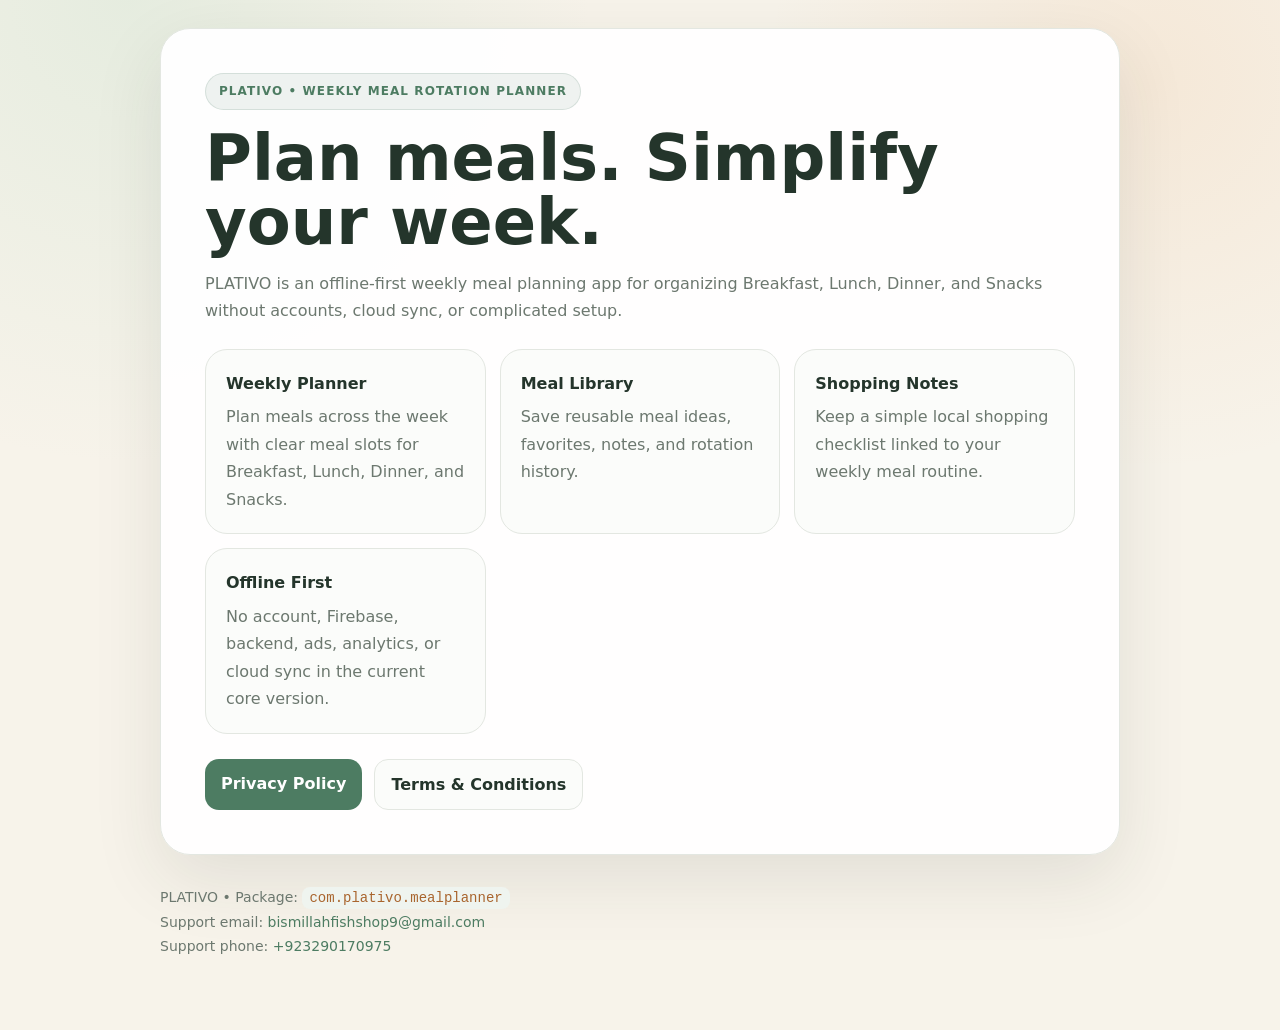
<file: docs/index.html>
<!doctype html>
<html lang="en">
<head>
  <meta charset="utf-8">
  <meta name="viewport" content="width=device-width,initial-scale=1">
  <title>PLATIVO — Weekly Meal Rotation Planner</title>
  <meta name="description" content="PLATIVO helps you organize weekly meals, favorites, shopping notes, meal history, and meal rotation offline.">
  <link rel="stylesheet" href="style.css">
</head>
<body>
<main class="wrap">
  <section class="hero">
    <span class="badge">PLATIVO • WEEKLY MEAL ROTATION PLANNER</span>
    <h1>Plan meals. Simplify your week.</h1>
    <p class="muted">PLATIVO is an offline-first weekly meal planning app for organizing Breakfast, Lunch, Dinner, and Snacks without accounts, cloud sync, or complicated setup.</p>

    <div class="grid">
      <div class="card"><strong>Weekly Planner</strong><span class="muted">Plan meals across the week with clear meal slots for Breakfast, Lunch, Dinner, and Snacks.</span></div>
      <div class="card"><strong>Meal Library</strong><span class="muted">Save reusable meal ideas, favorites, notes, and rotation history.</span></div>
      <div class="card"><strong>Shopping Notes</strong><span class="muted">Keep a simple local shopping checklist linked to your weekly meal routine.</span></div>
      <div class="card"><strong>Offline First</strong><span class="muted">No account, Firebase, backend, ads, analytics, or cloud sync in the current core version.</span></div>
    </div>

    <div class="nav">
      <a class="btn" href="privacy.html">Privacy Policy</a>
      <a class="btn alt" href="terms.html">Terms &amp; Conditions</a>
    </div>
  </section>

  <footer>
    PLATIVO • Package: <code>com.plativo.mealplanner</code><br>
    Support email: <a href="mailto:bismillahfishshop9@gmail.com">bismillahfishshop9@gmail.com</a><br>
    Support phone: <a href="tel:+923290170975">+923290170975</a>
  </footer>
</main>
</body>
</html>
</file>
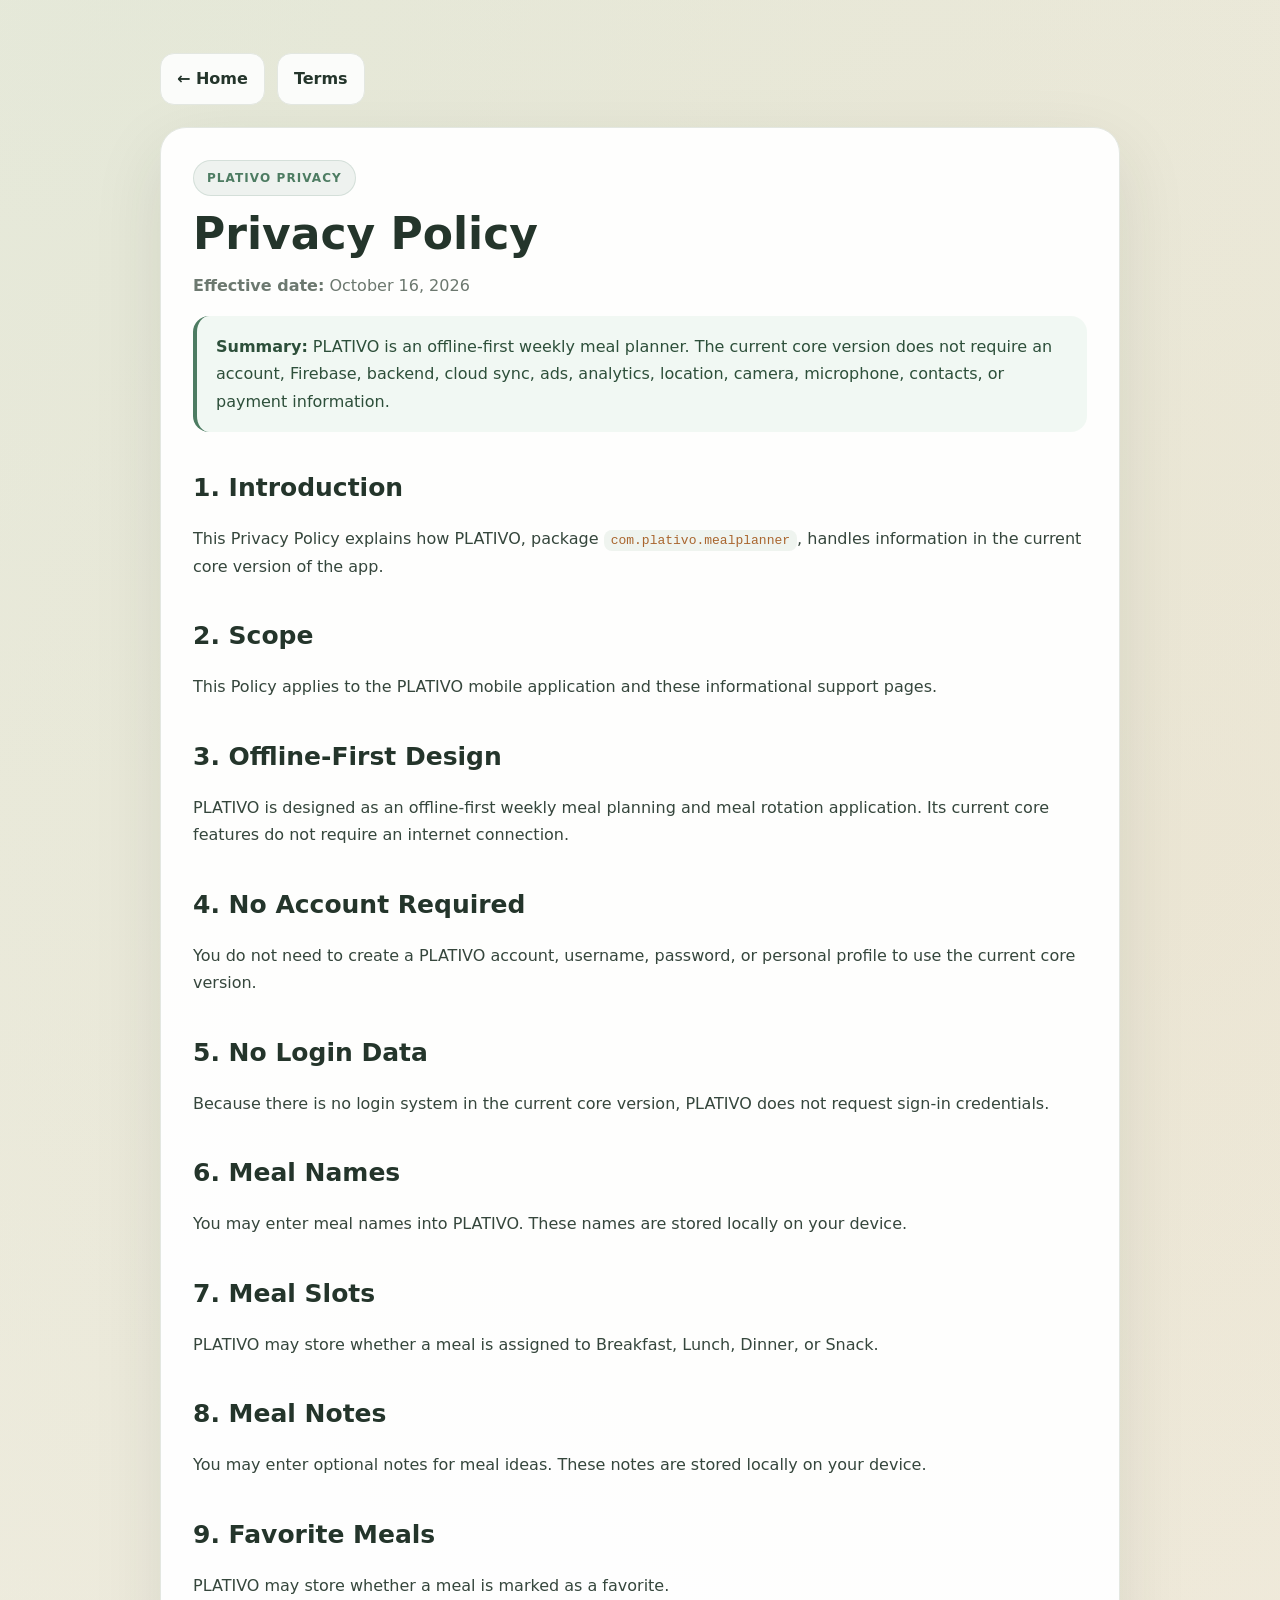
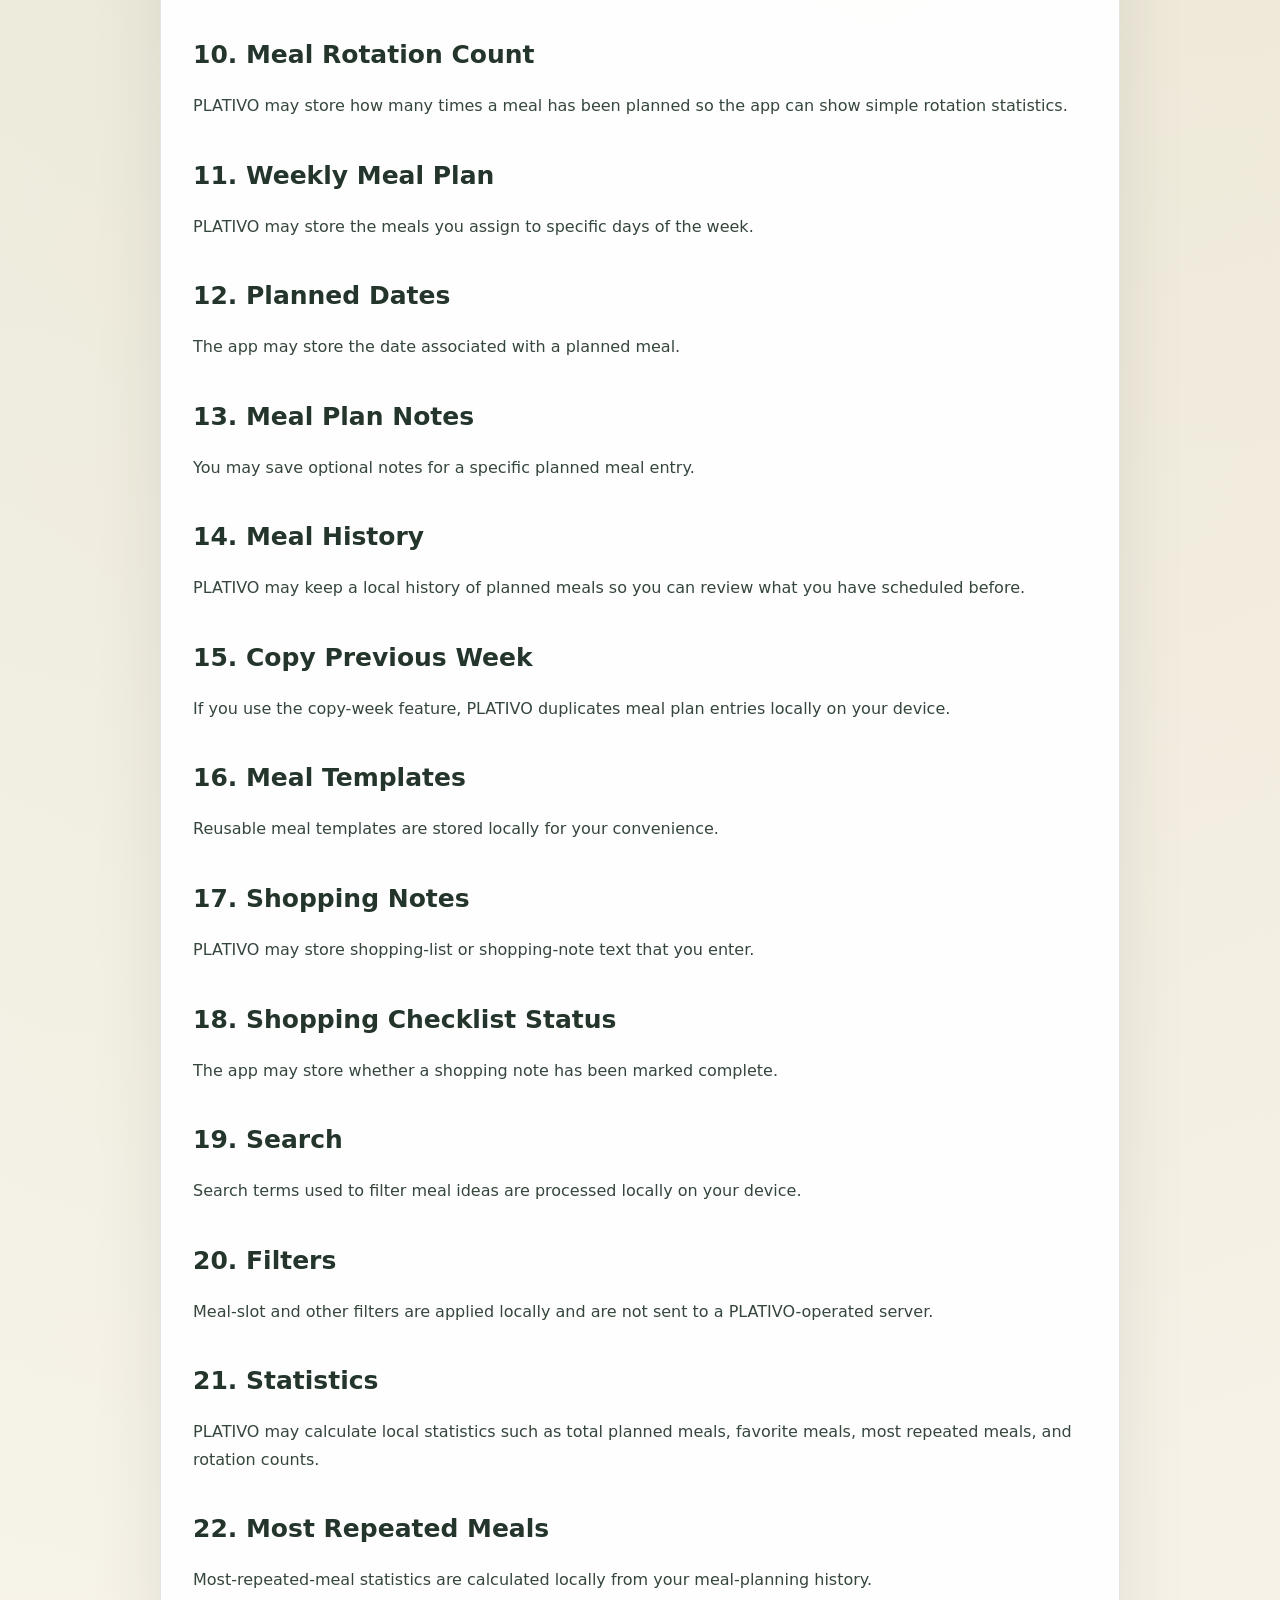
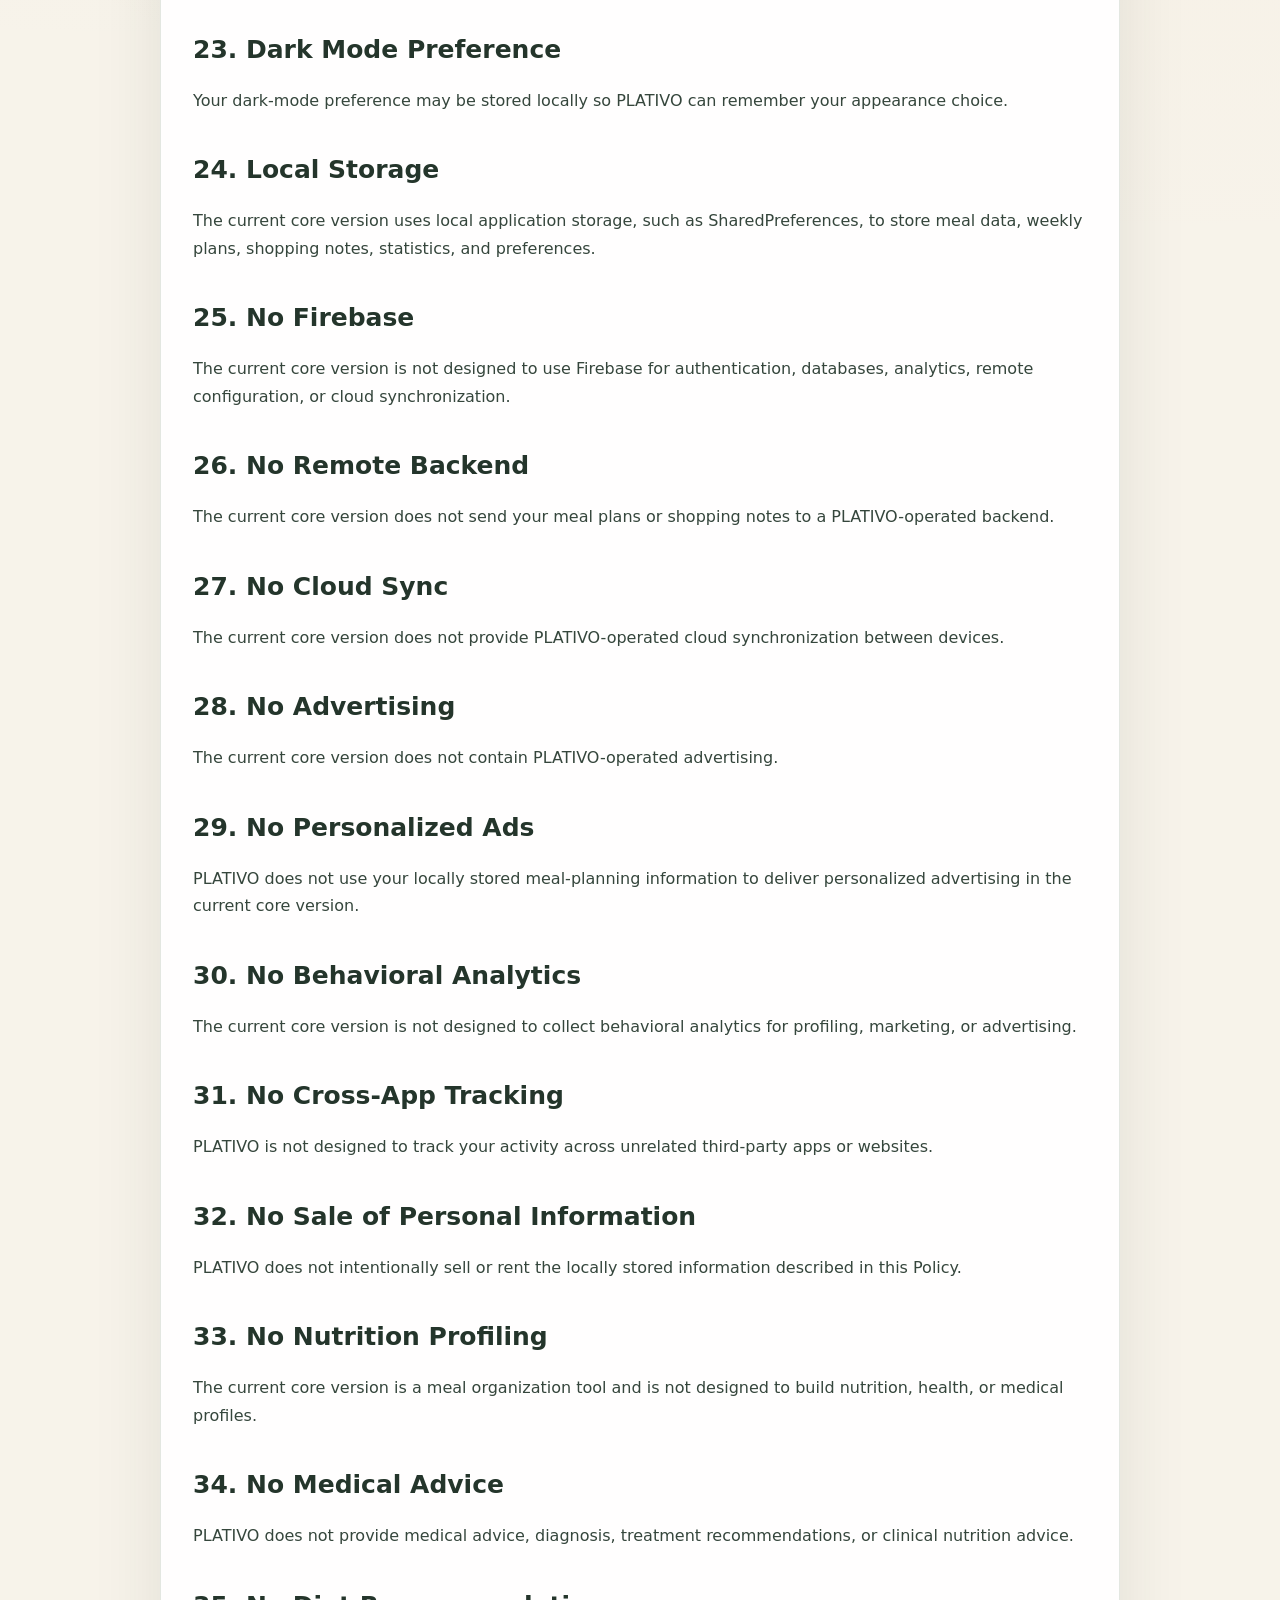
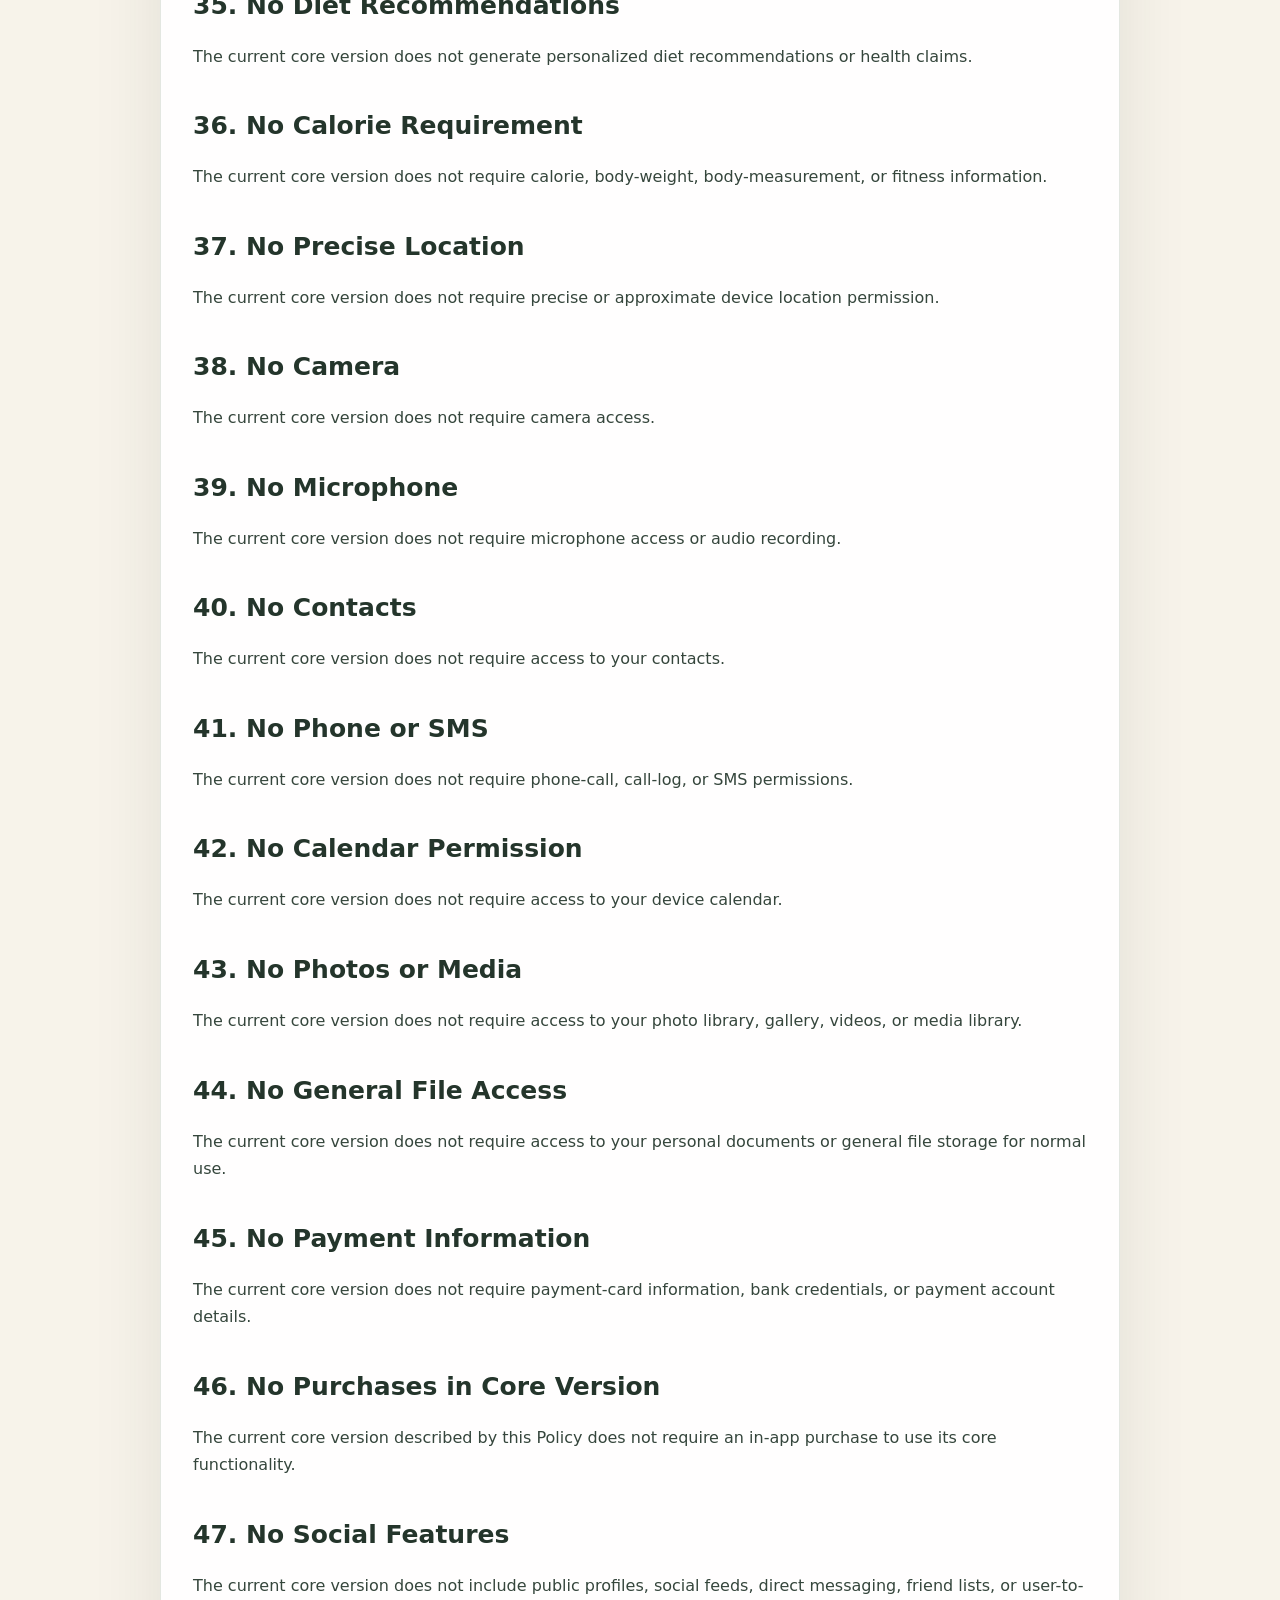
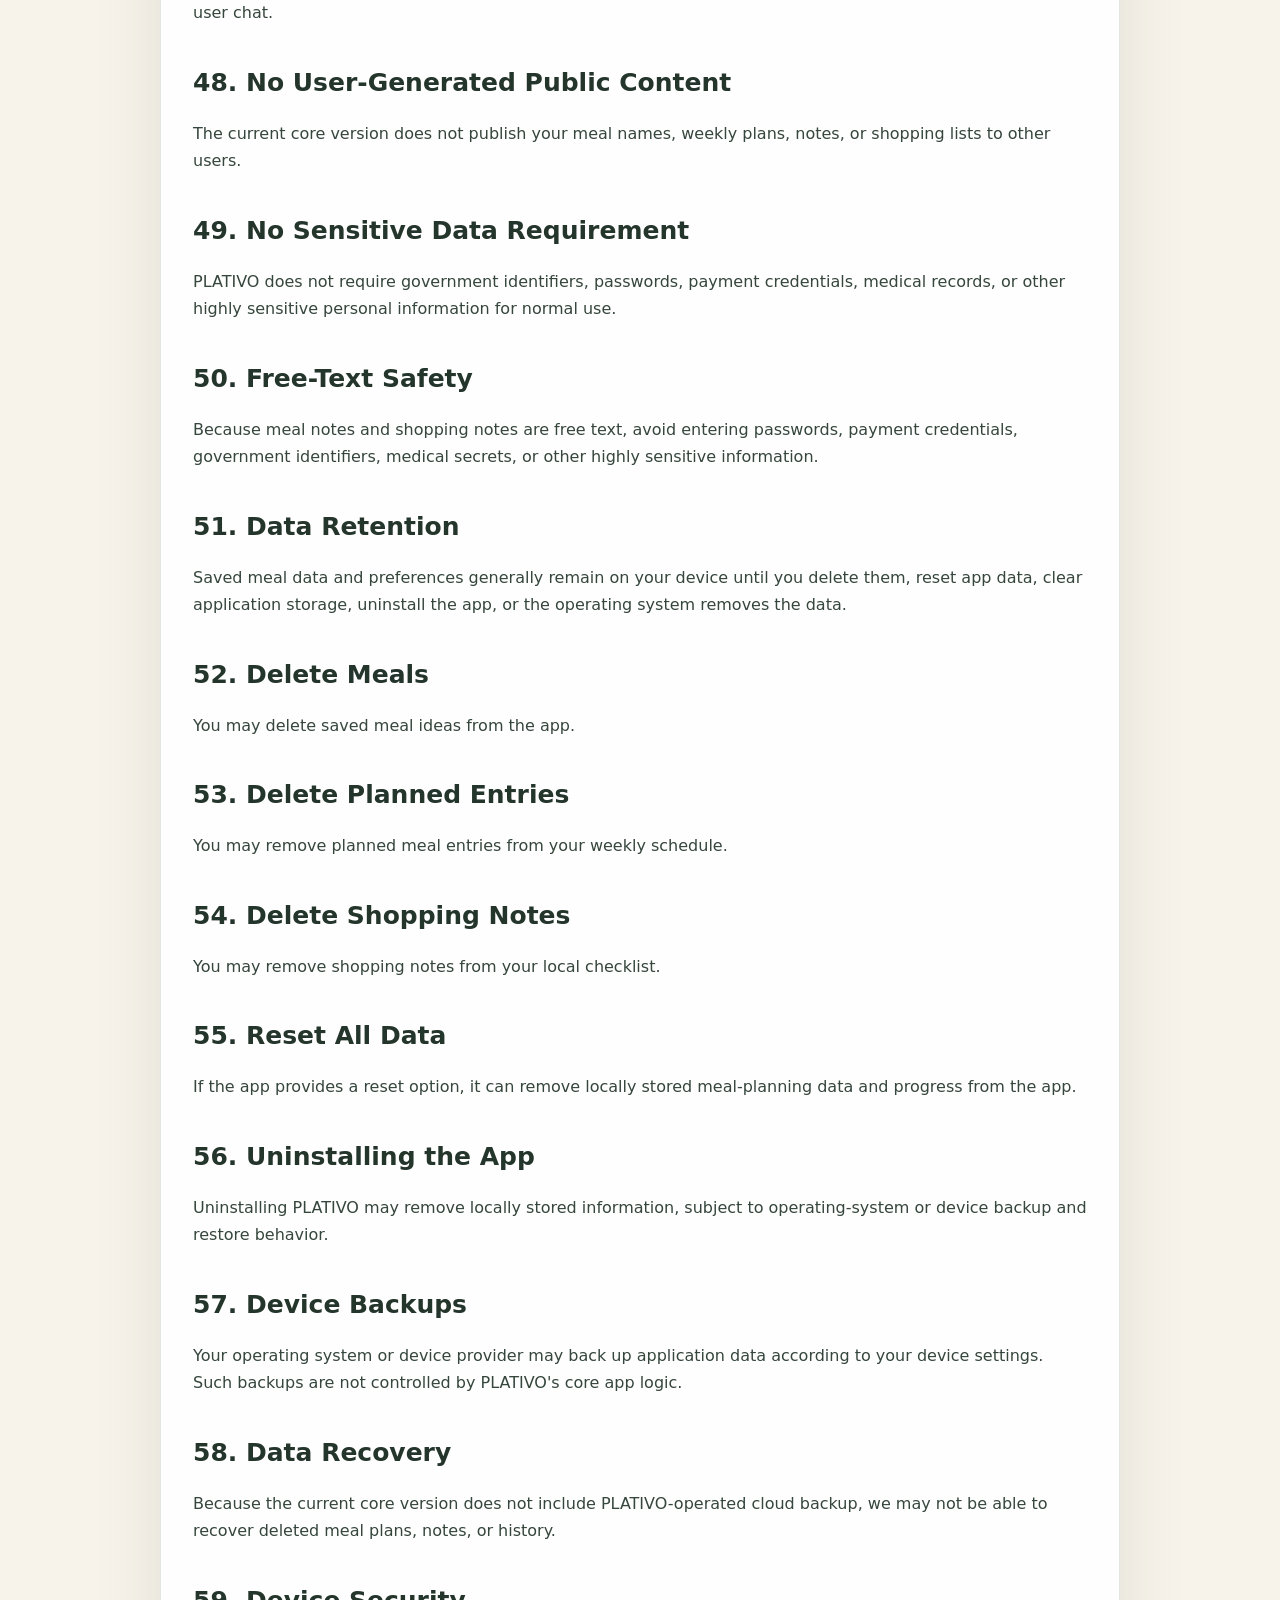
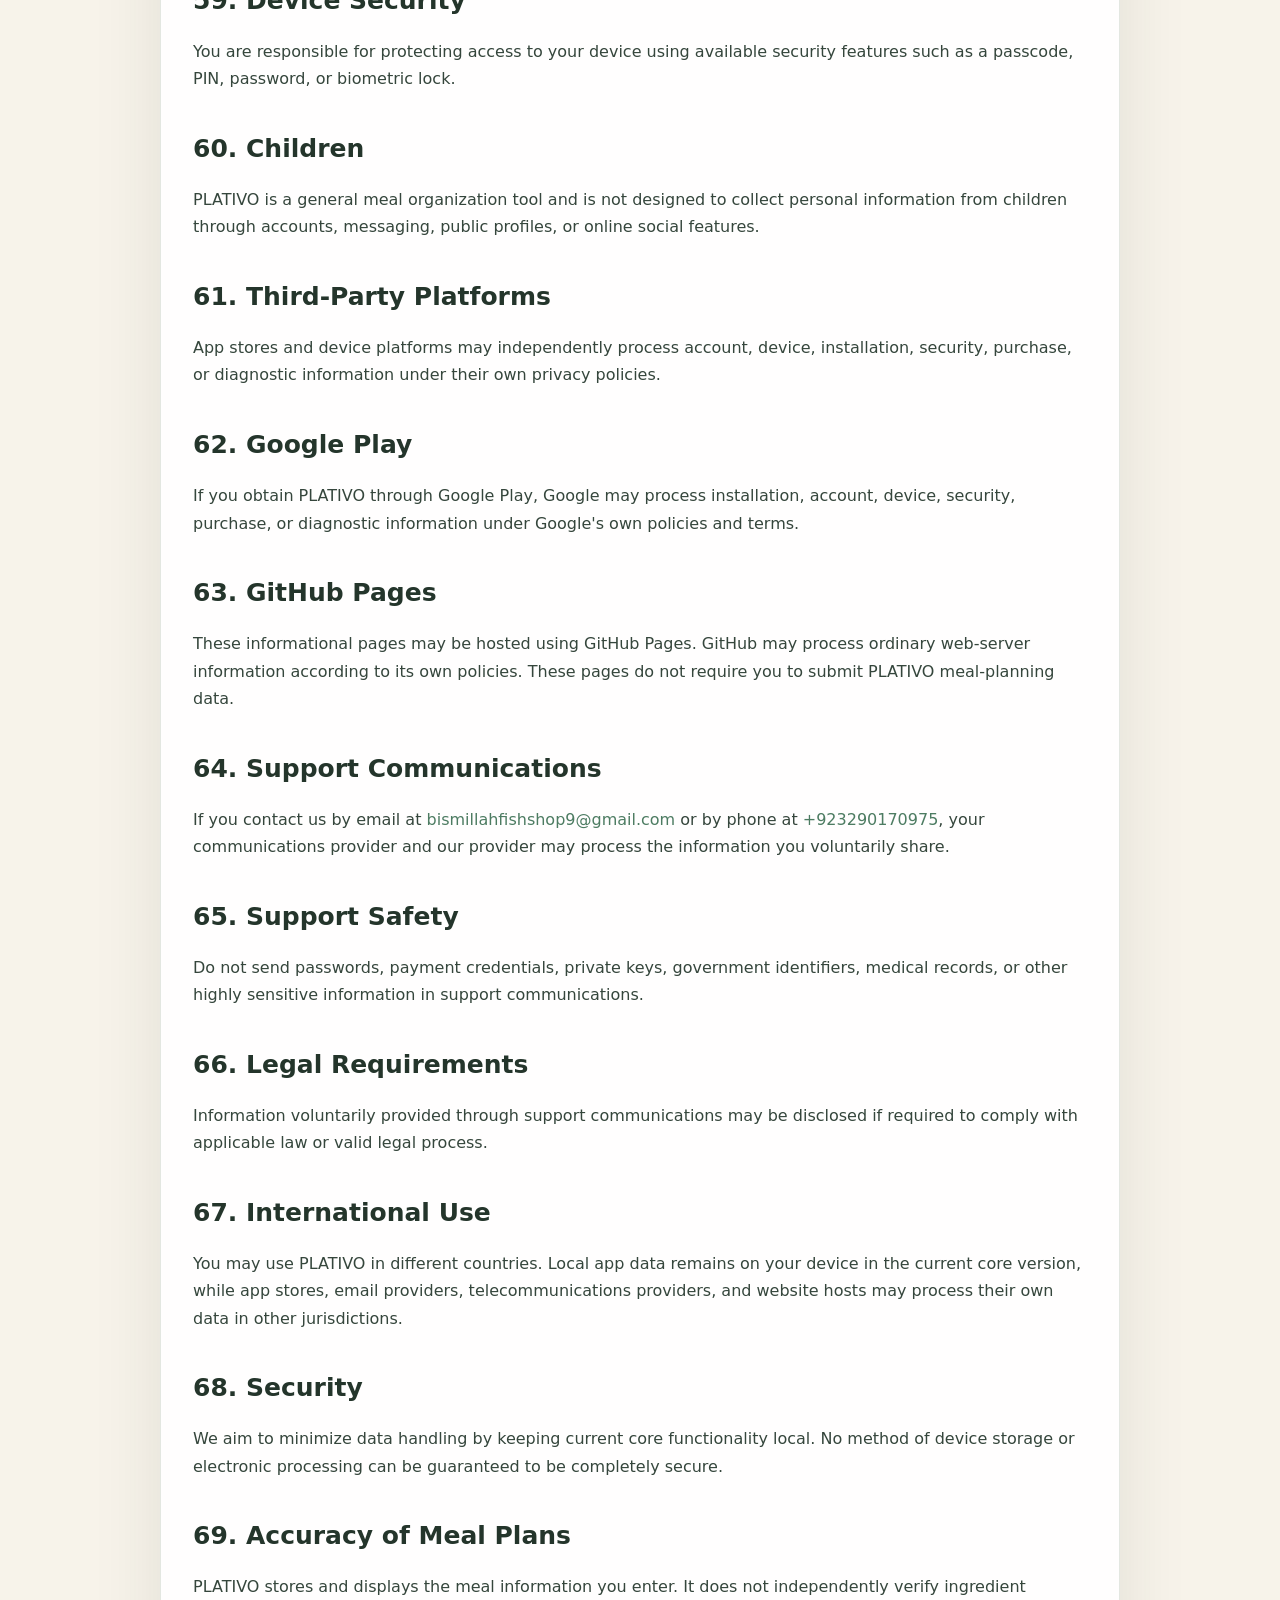
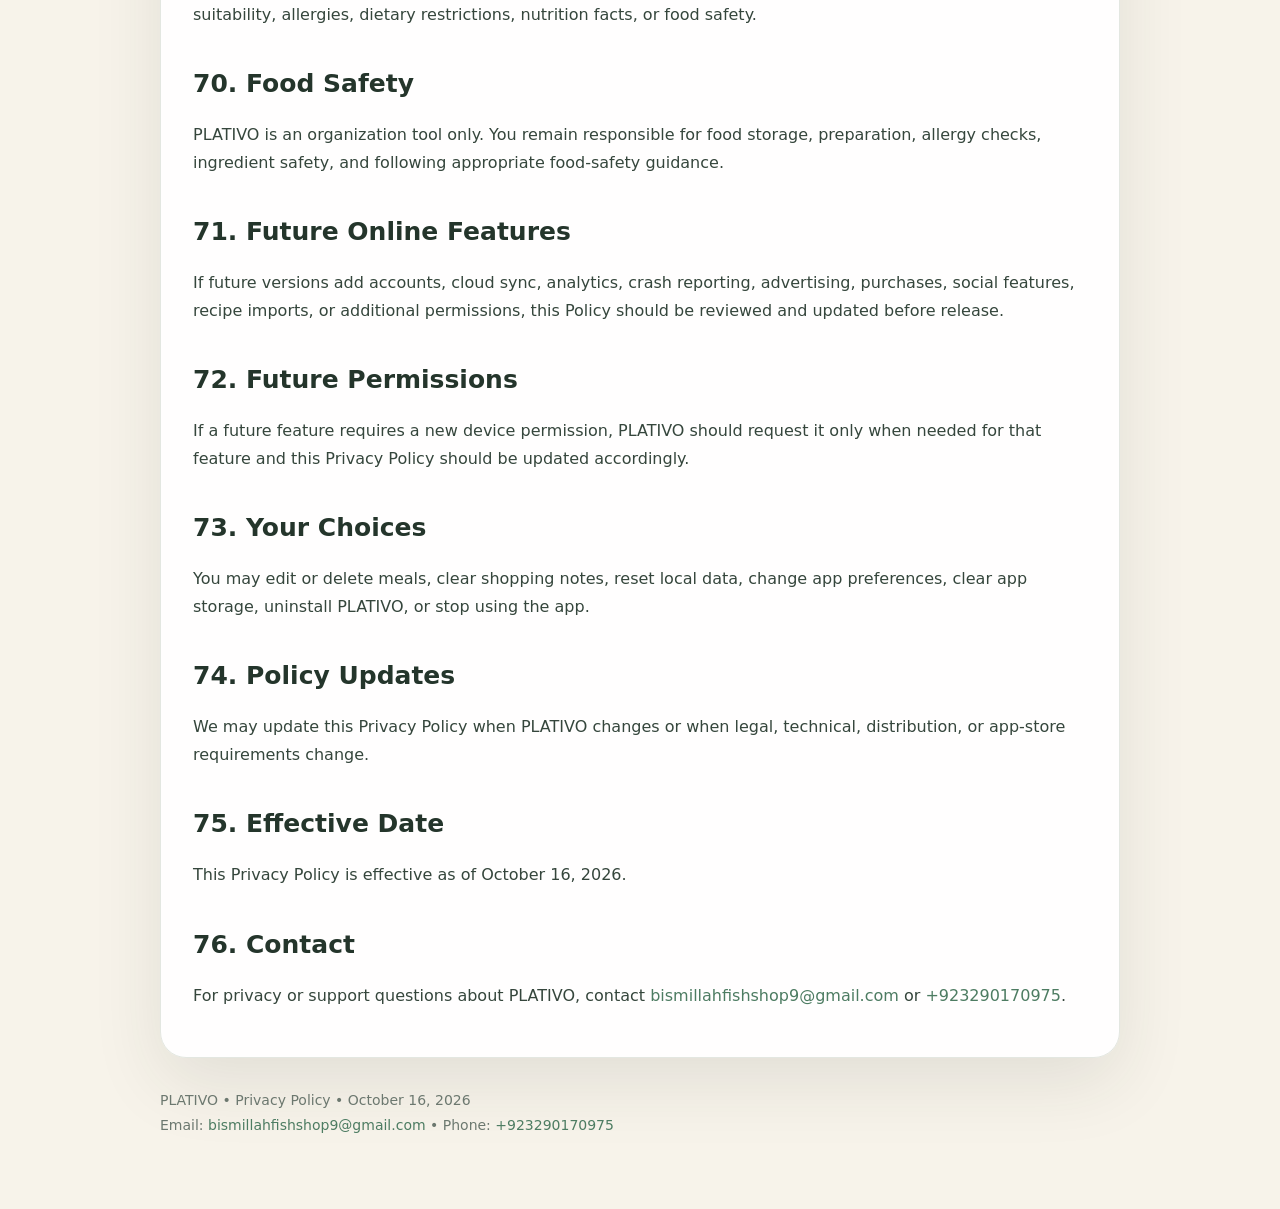
<file: docs/privacy.html>
<!doctype html>
<html lang="en">
<head>
  <meta charset="utf-8">
  <meta name="viewport" content="width=device-width,initial-scale=1">
  <title>Privacy Policy — PLATIVO</title>
  <meta name="description" content="Privacy Policy for PLATIVO, an offline weekly meal rotation planner.">
  <link rel="stylesheet" href="style.css">
</head>
<body>
<main class="wrap">
  <div class="nav">
    <a class="btn alt" href="index.html">← Home</a>
    <a class="btn alt" href="terms.html">Terms</a>
  </div>

  <article class="article">
    <span class="badge">PLATIVO PRIVACY</span>
    <h1 style="font-size:44px">Privacy Policy</h1>
    <p class="muted"><strong>Effective date:</strong> October 16, 2026</p>

    <div class="notice">
      <strong>Summary:</strong> PLATIVO is an offline-first weekly meal planner. The current core version does not require an account, Firebase, backend, cloud sync, ads, analytics, location, camera, microphone, contacts, or payment information.
    </div>

    <h2>1. Introduction</h2>
<p>This Privacy Policy explains how PLATIVO, package <code>com.plativo.mealplanner</code>, handles information in the current core version of the app.</p>
<h2>2. Scope</h2>
<p>This Policy applies to the PLATIVO mobile application and these informational support pages.</p>
<h2>3. Offline-First Design</h2>
<p>PLATIVO is designed as an offline-first weekly meal planning and meal rotation application. Its current core features do not require an internet connection.</p>
<h2>4. No Account Required</h2>
<p>You do not need to create a PLATIVO account, username, password, or personal profile to use the current core version.</p>
<h2>5. No Login Data</h2>
<p>Because there is no login system in the current core version, PLATIVO does not request sign-in credentials.</p>
<h2>6. Meal Names</h2>
<p>You may enter meal names into PLATIVO. These names are stored locally on your device.</p>
<h2>7. Meal Slots</h2>
<p>PLATIVO may store whether a meal is assigned to Breakfast, Lunch, Dinner, or Snack.</p>
<h2>8. Meal Notes</h2>
<p>You may enter optional notes for meal ideas. These notes are stored locally on your device.</p>
<h2>9. Favorite Meals</h2>
<p>PLATIVO may store whether a meal is marked as a favorite.</p>
<h2>10. Meal Rotation Count</h2>
<p>PLATIVO may store how many times a meal has been planned so the app can show simple rotation statistics.</p>
<h2>11. Weekly Meal Plan</h2>
<p>PLATIVO may store the meals you assign to specific days of the week.</p>
<h2>12. Planned Dates</h2>
<p>The app may store the date associated with a planned meal.</p>
<h2>13. Meal Plan Notes</h2>
<p>You may save optional notes for a specific planned meal entry.</p>
<h2>14. Meal History</h2>
<p>PLATIVO may keep a local history of planned meals so you can review what you have scheduled before.</p>
<h2>15. Copy Previous Week</h2>
<p>If you use the copy-week feature, PLATIVO duplicates meal plan entries locally on your device.</p>
<h2>16. Meal Templates</h2>
<p>Reusable meal templates are stored locally for your convenience.</p>
<h2>17. Shopping Notes</h2>
<p>PLATIVO may store shopping-list or shopping-note text that you enter.</p>
<h2>18. Shopping Checklist Status</h2>
<p>The app may store whether a shopping note has been marked complete.</p>
<h2>19. Search</h2>
<p>Search terms used to filter meal ideas are processed locally on your device.</p>
<h2>20. Filters</h2>
<p>Meal-slot and other filters are applied locally and are not sent to a PLATIVO-operated server.</p>
<h2>21. Statistics</h2>
<p>PLATIVO may calculate local statistics such as total planned meals, favorite meals, most repeated meals, and rotation counts.</p>
<h2>22. Most Repeated Meals</h2>
<p>Most-repeated-meal statistics are calculated locally from your meal-planning history.</p>
<h2>23. Dark Mode Preference</h2>
<p>Your dark-mode preference may be stored locally so PLATIVO can remember your appearance choice.</p>
<h2>24. Local Storage</h2>
<p>The current core version uses local application storage, such as SharedPreferences, to store meal data, weekly plans, shopping notes, statistics, and preferences.</p>
<h2>25. No Firebase</h2>
<p>The current core version is not designed to use Firebase for authentication, databases, analytics, remote configuration, or cloud synchronization.</p>
<h2>26. No Remote Backend</h2>
<p>The current core version does not send your meal plans or shopping notes to a PLATIVO-operated backend.</p>
<h2>27. No Cloud Sync</h2>
<p>The current core version does not provide PLATIVO-operated cloud synchronization between devices.</p>
<h2>28. No Advertising</h2>
<p>The current core version does not contain PLATIVO-operated advertising.</p>
<h2>29. No Personalized Ads</h2>
<p>PLATIVO does not use your locally stored meal-planning information to deliver personalized advertising in the current core version.</p>
<h2>30. No Behavioral Analytics</h2>
<p>The current core version is not designed to collect behavioral analytics for profiling, marketing, or advertising.</p>
<h2>31. No Cross-App Tracking</h2>
<p>PLATIVO is not designed to track your activity across unrelated third-party apps or websites.</p>
<h2>32. No Sale of Personal Information</h2>
<p>PLATIVO does not intentionally sell or rent the locally stored information described in this Policy.</p>
<h2>33. No Nutrition Profiling</h2>
<p>The current core version is a meal organization tool and is not designed to build nutrition, health, or medical profiles.</p>
<h2>34. No Medical Advice</h2>
<p>PLATIVO does not provide medical advice, diagnosis, treatment recommendations, or clinical nutrition advice.</p>
<h2>35. No Diet Recommendations</h2>
<p>The current core version does not generate personalized diet recommendations or health claims.</p>
<h2>36. No Calorie Requirement</h2>
<p>The current core version does not require calorie, body-weight, body-measurement, or fitness information.</p>
<h2>37. No Precise Location</h2>
<p>The current core version does not require precise or approximate device location permission.</p>
<h2>38. No Camera</h2>
<p>The current core version does not require camera access.</p>
<h2>39. No Microphone</h2>
<p>The current core version does not require microphone access or audio recording.</p>
<h2>40. No Contacts</h2>
<p>The current core version does not require access to your contacts.</p>
<h2>41. No Phone or SMS</h2>
<p>The current core version does not require phone-call, call-log, or SMS permissions.</p>
<h2>42. No Calendar Permission</h2>
<p>The current core version does not require access to your device calendar.</p>
<h2>43. No Photos or Media</h2>
<p>The current core version does not require access to your photo library, gallery, videos, or media library.</p>
<h2>44. No General File Access</h2>
<p>The current core version does not require access to your personal documents or general file storage for normal use.</p>
<h2>45. No Payment Information</h2>
<p>The current core version does not require payment-card information, bank credentials, or payment account details.</p>
<h2>46. No Purchases in Core Version</h2>
<p>The current core version described by this Policy does not require an in-app purchase to use its core functionality.</p>
<h2>47. No Social Features</h2>
<p>The current core version does not include public profiles, social feeds, direct messaging, friend lists, or user-to-user chat.</p>
<h2>48. No User-Generated Public Content</h2>
<p>The current core version does not publish your meal names, weekly plans, notes, or shopping lists to other users.</p>
<h2>49. No Sensitive Data Requirement</h2>
<p>PLATIVO does not require government identifiers, passwords, payment credentials, medical records, or other highly sensitive personal information for normal use.</p>
<h2>50. Free-Text Safety</h2>
<p>Because meal notes and shopping notes are free text, avoid entering passwords, payment credentials, government identifiers, medical secrets, or other highly sensitive information.</p>
<h2>51. Data Retention</h2>
<p>Saved meal data and preferences generally remain on your device until you delete them, reset app data, clear application storage, uninstall the app, or the operating system removes the data.</p>
<h2>52. Delete Meals</h2>
<p>You may delete saved meal ideas from the app.</p>
<h2>53. Delete Planned Entries</h2>
<p>You may remove planned meal entries from your weekly schedule.</p>
<h2>54. Delete Shopping Notes</h2>
<p>You may remove shopping notes from your local checklist.</p>
<h2>55. Reset All Data</h2>
<p>If the app provides a reset option, it can remove locally stored meal-planning data and progress from the app.</p>
<h2>56. Uninstalling the App</h2>
<p>Uninstalling PLATIVO may remove locally stored information, subject to operating-system or device backup and restore behavior.</p>
<h2>57. Device Backups</h2>
<p>Your operating system or device provider may back up application data according to your device settings. Such backups are not controlled by PLATIVO's core app logic.</p>
<h2>58. Data Recovery</h2>
<p>Because the current core version does not include PLATIVO-operated cloud backup, we may not be able to recover deleted meal plans, notes, or history.</p>
<h2>59. Device Security</h2>
<p>You are responsible for protecting access to your device using available security features such as a passcode, PIN, password, or biometric lock.</p>
<h2>60. Children</h2>
<p>PLATIVO is a general meal organization tool and is not designed to collect personal information from children through accounts, messaging, public profiles, or online social features.</p>
<h2>61. Third-Party Platforms</h2>
<p>App stores and device platforms may independently process account, device, installation, security, purchase, or diagnostic information under their own privacy policies.</p>
<h2>62. Google Play</h2>
<p>If you obtain PLATIVO through Google Play, Google may process installation, account, device, security, purchase, or diagnostic information under Google's own policies and terms.</p>
<h2>63. GitHub Pages</h2>
<p>These informational pages may be hosted using GitHub Pages. GitHub may process ordinary web-server information according to its own policies. These pages do not require you to submit PLATIVO meal-planning data.</p>
<h2>64. Support Communications</h2>
<p>If you contact us by email at <a href='mailto:bismillahfishshop9@gmail.com'>bismillahfishshop9@gmail.com</a> or by phone at <a href='tel:+923290170975'>+923290170975</a>, your communications provider and our provider may process the information you voluntarily share.</p>
<h2>65. Support Safety</h2>
<p>Do not send passwords, payment credentials, private keys, government identifiers, medical records, or other highly sensitive information in support communications.</p>
<h2>66. Legal Requirements</h2>
<p>Information voluntarily provided through support communications may be disclosed if required to comply with applicable law or valid legal process.</p>
<h2>67. International Use</h2>
<p>You may use PLATIVO in different countries. Local app data remains on your device in the current core version, while app stores, email providers, telecommunications providers, and website hosts may process their own data in other jurisdictions.</p>
<h2>68. Security</h2>
<p>We aim to minimize data handling by keeping current core functionality local. No method of device storage or electronic processing can be guaranteed to be completely secure.</p>
<h2>69. Accuracy of Meal Plans</h2>
<p>PLATIVO stores and displays the meal information you enter. It does not independently verify ingredient suitability, allergies, dietary restrictions, nutrition facts, or food safety.</p>
<h2>70. Food Safety</h2>
<p>PLATIVO is an organization tool only. You remain responsible for food storage, preparation, allergy checks, ingredient safety, and following appropriate food-safety guidance.</p>
<h2>71. Future Online Features</h2>
<p>If future versions add accounts, cloud sync, analytics, crash reporting, advertising, purchases, social features, recipe imports, or additional permissions, this Policy should be reviewed and updated before release.</p>
<h2>72. Future Permissions</h2>
<p>If a future feature requires a new device permission, PLATIVO should request it only when needed for that feature and this Privacy Policy should be updated accordingly.</p>
<h2>73. Your Choices</h2>
<p>You may edit or delete meals, clear shopping notes, reset local data, change app preferences, clear app storage, uninstall PLATIVO, or stop using the app.</p>
<h2>74. Policy Updates</h2>
<p>We may update this Privacy Policy when PLATIVO changes or when legal, technical, distribution, or app-store requirements change.</p>
<h2>75. Effective Date</h2>
<p>This Privacy Policy is effective as of October 16, 2026.</p>
<h2>76. Contact</h2>
<p>For privacy or support questions about PLATIVO, contact <a href='mailto:bismillahfishshop9@gmail.com'>bismillahfishshop9@gmail.com</a> or <a href='tel:+923290170975'>+923290170975</a>.</p>
  </article>

  <footer>
    PLATIVO • Privacy Policy • October 16, 2026<br>
    Email: <a href="mailto:bismillahfishshop9@gmail.com">bismillahfishshop9@gmail.com</a> • Phone: <a href="tel:+923290170975">+923290170975</a>
  </footer>
</main>
</body>
</html>
</file>
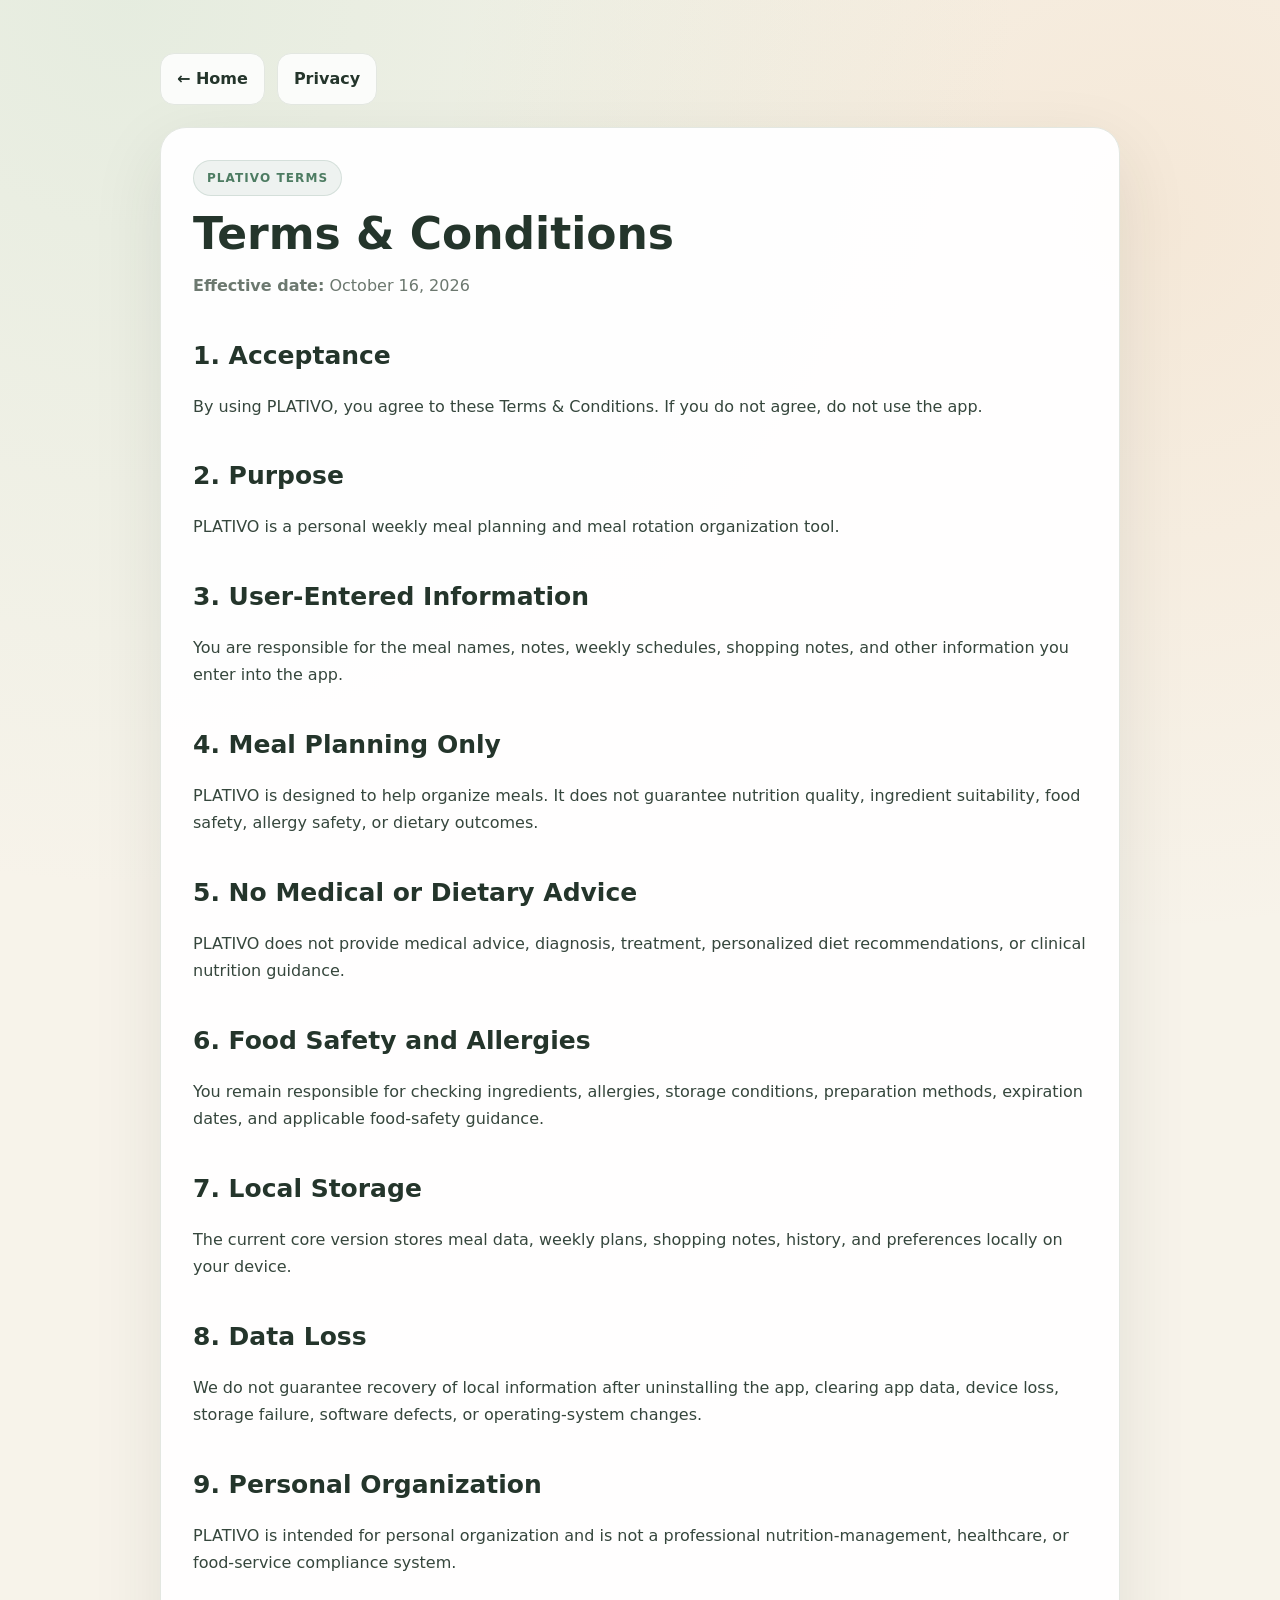
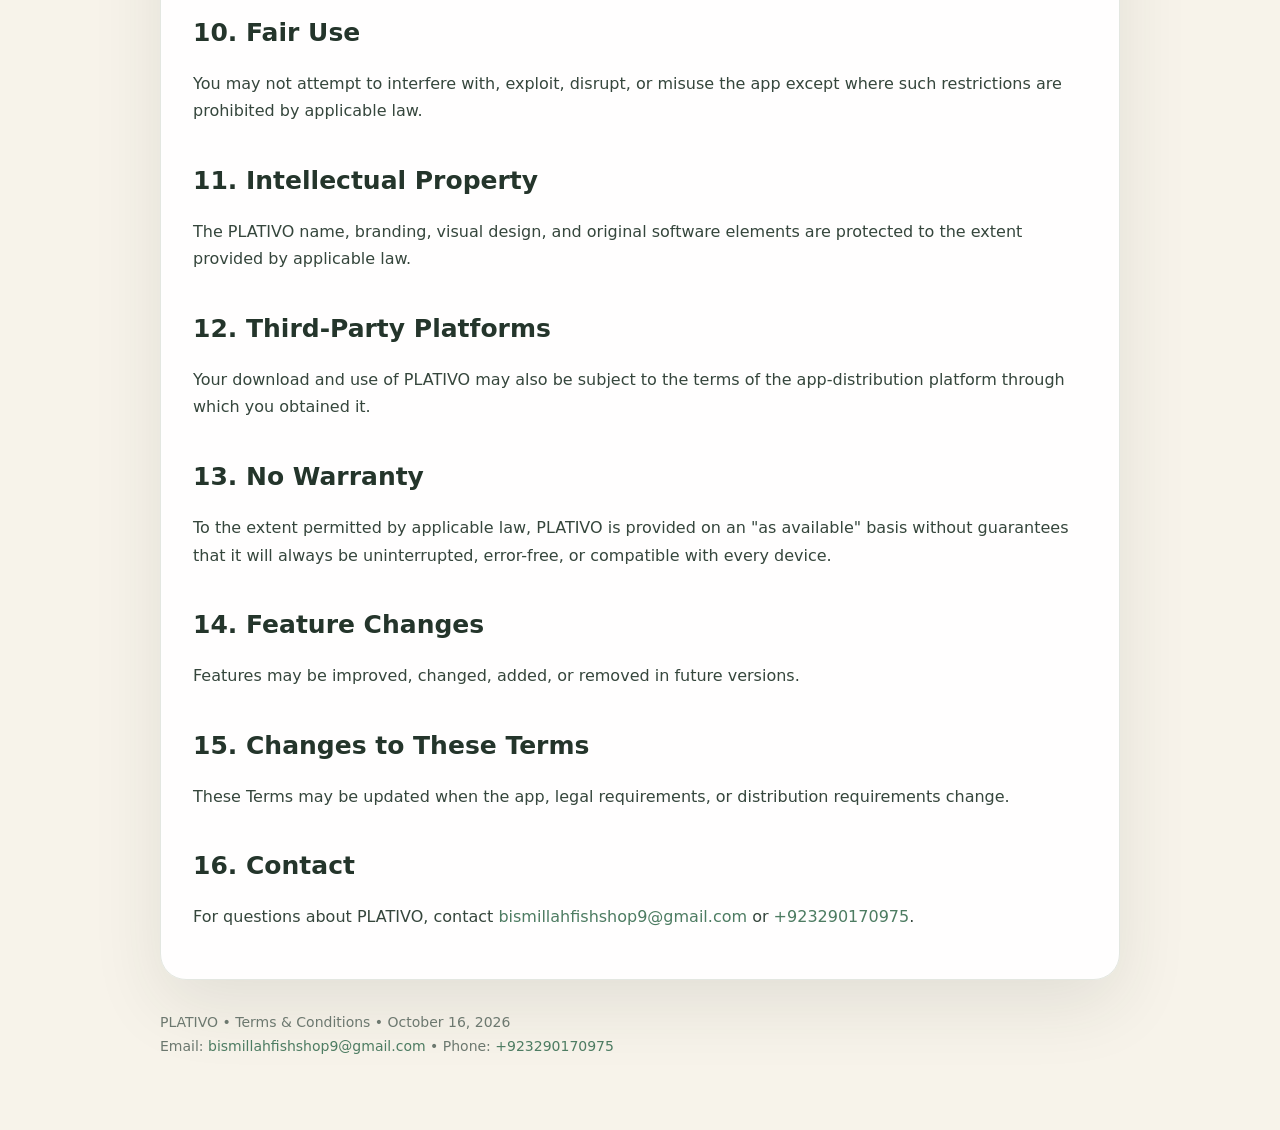
<file: docs/terms.html>
<!doctype html>
<html lang="en">
<head>
  <meta charset="utf-8">
  <meta name="viewport" content="width=device-width,initial-scale=1">
  <title>Terms &amp; Conditions — PLATIVO</title>
  <meta name="description" content="Terms and Conditions for PLATIVO.">
  <link rel="stylesheet" href="style.css">
</head>
<body>
<main class="wrap">
  <div class="nav">
    <a class="btn alt" href="index.html">← Home</a>
    <a class="btn alt" href="privacy.html">Privacy</a>
  </div>

  <article class="article">
    <span class="badge">PLATIVO TERMS</span>
    <h1 style="font-size:44px">Terms &amp; Conditions</h1>
    <p class="muted"><strong>Effective date:</strong> October 16, 2026</p>

    <h2>1. Acceptance</h2>
    <p>By using PLATIVO, you agree to these Terms &amp; Conditions. If you do not agree, do not use the app.</p>

    <h2>2. Purpose</h2>
    <p>PLATIVO is a personal weekly meal planning and meal rotation organization tool.</p>

    <h2>3. User-Entered Information</h2>
    <p>You are responsible for the meal names, notes, weekly schedules, shopping notes, and other information you enter into the app.</p>

    <h2>4. Meal Planning Only</h2>
    <p>PLATIVO is designed to help organize meals. It does not guarantee nutrition quality, ingredient suitability, food safety, allergy safety, or dietary outcomes.</p>

    <h2>5. No Medical or Dietary Advice</h2>
    <p>PLATIVO does not provide medical advice, diagnosis, treatment, personalized diet recommendations, or clinical nutrition guidance.</p>

    <h2>6. Food Safety and Allergies</h2>
    <p>You remain responsible for checking ingredients, allergies, storage conditions, preparation methods, expiration dates, and applicable food-safety guidance.</p>

    <h2>7. Local Storage</h2>
    <p>The current core version stores meal data, weekly plans, shopping notes, history, and preferences locally on your device.</p>

    <h2>8. Data Loss</h2>
    <p>We do not guarantee recovery of local information after uninstalling the app, clearing app data, device loss, storage failure, software defects, or operating-system changes.</p>

    <h2>9. Personal Organization</h2>
    <p>PLATIVO is intended for personal organization and is not a professional nutrition-management, healthcare, or food-service compliance system.</p>

    <h2>10. Fair Use</h2>
    <p>You may not attempt to interfere with, exploit, disrupt, or misuse the app except where such restrictions are prohibited by applicable law.</p>

    <h2>11. Intellectual Property</h2>
    <p>The PLATIVO name, branding, visual design, and original software elements are protected to the extent provided by applicable law.</p>

    <h2>12. Third-Party Platforms</h2>
    <p>Your download and use of PLATIVO may also be subject to the terms of the app-distribution platform through which you obtained it.</p>

    <h2>13. No Warranty</h2>
    <p>To the extent permitted by applicable law, PLATIVO is provided on an "as available" basis without guarantees that it will always be uninterrupted, error-free, or compatible with every device.</p>

    <h2>14. Feature Changes</h2>
    <p>Features may be improved, changed, added, or removed in future versions.</p>

    <h2>15. Changes to These Terms</h2>
    <p>These Terms may be updated when the app, legal requirements, or distribution requirements change.</p>

    <h2>16. Contact</h2>
    <p>For questions about PLATIVO, contact <a href="mailto:bismillahfishshop9@gmail.com">bismillahfishshop9@gmail.com</a> or <a href="tel:+923290170975">+923290170975</a>.</p>
  </article>

  <footer>
    PLATIVO • Terms &amp; Conditions • October 16, 2026<br>
    Email: <a href="mailto:bismillahfishshop9@gmail.com">bismillahfishshop9@gmail.com</a> • Phone: <a href="tel:+923290170975">+923290170975</a>
  </footer>
</main>
</body>
</html>
</file>
<file: docs/style.css>
:root{
  --bg:#F7F3EA;
  --surface:#FFFFFF;
  --green:#4D7C62;
  --orange:#E79A54;
  --dark:#24352B;
  --mint:#A7D4B9;
  --muted:#6C786F;
  --line:#E3E7E1;
}
*{box-sizing:border-box}
html{scroll-behavior:smooth}
body{
  margin:0;
  font-family:Inter,ui-sans-serif,system-ui,-apple-system,BlinkMacSystemFont,"Segoe UI",Roboto,Arial,sans-serif;
  color:var(--dark);
  background:
    radial-gradient(circle at 10% 0%,rgba(167,212,185,.22),transparent 30%),
    radial-gradient(circle at 90% 8%,rgba(231,154,84,.12),transparent 26%),
    var(--bg);
  line-height:1.72;
}
a{color:var(--green);text-decoration:none}
a:hover{text-decoration:underline}
.wrap{max-width:1000px;margin:auto;padding:28px 20px 72px}
.hero,.article{
  background:rgba(255,255,255,.96);
  border:1px solid var(--line);
  box-shadow:0 24px 70px rgba(36,53,43,.10);
}
.hero{padding:44px;border-radius:30px}
.article{margin-top:22px;padding:32px;border-radius:26px}
.badge{
  display:inline-flex;
  padding:7px 13px;
  border-radius:999px;
  background:rgba(77,124,98,.09);
  border:1px solid rgba(77,124,98,.16);
  color:var(--green);
  font-size:12px;
  font-weight:900;
  letter-spacing:.09em;
}
h1{font-size:clamp(38px,7vw,64px);line-height:1;margin:16px 0 12px}
h2{font-size:25px;margin-top:34px;margin-bottom:8px}
p,li{color:#35463C}
.muted{color:var(--muted)}
.grid{display:grid;grid-template-columns:repeat(auto-fit,minmax(220px,1fr));gap:14px;margin-top:24px}
.card{
  padding:20px;
  border-radius:22px;
  background:#FBFCFA;
  border:1px solid var(--line);
}
.card strong{display:block;margin-bottom:6px;color:var(--dark)}
.nav{display:flex;gap:12px;flex-wrap:wrap;margin:25px 0 0}
.btn{
  display:inline-block;
  padding:11px 16px;
  border-radius:14px;
  background:var(--green);
  color:white;
  font-weight:900;
}
.btn.alt{
  background:#FBFCFA;
  border:1px solid var(--line);
  color:var(--dark);
}
.notice{
  padding:17px 19px;
  border-radius:16px;
  background:rgba(167,212,185,.15);
  border-left:4px solid var(--green);
  color:#2D4F3A;
}
code{
  background:#EFF4EF;
  padding:3px 7px;
  border-radius:8px;
  color:#A9652E;
}
footer{margin-top:30px;color:var(--muted);font-size:14px}
@media(max-width:600px){
  .wrap{padding:18px 14px 50px}
  .hero,.article{padding:22px}
}
</file>
